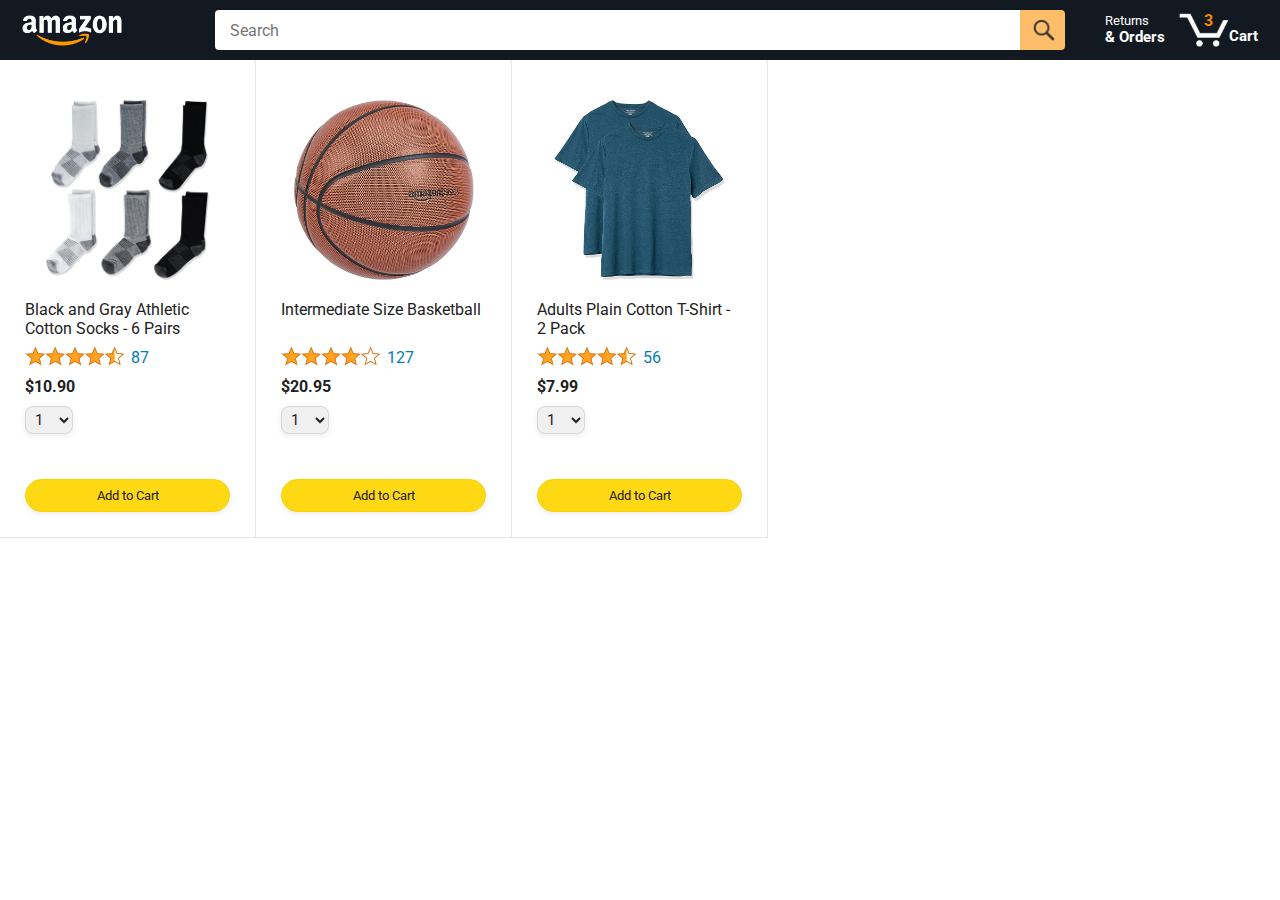
<file: index.html>
<!DOCTYPE html>
<html>
  <head>
    <title>Amazon Project</title>

    <!-- This code is needed for responsive design to work.
      (Responsive design = make the website look good on
      smaller screen sizes like a phone or a tablet). -->
    <meta name="viewport" content="width=device-width, initial-scale=1">

    <!-- Load a font called Roboto from Google Fonts. -->
    <link rel="preconnect" href="https://fonts.googleapis.com">
    <link rel="preconnect" href="https://fonts.gstatic.com" crossorigin>
    <link href="https://fonts.googleapis.com/css2?family=Roboto:wght@400;500;700&display=swap" rel="stylesheet">

    <!-- Here are the CSS files for this page. -->
    <link rel="stylesheet" href="styles/shared/general.css">
    <link rel="stylesheet" href="styles/shared/amazon-header.css">
    <link rel="stylesheet" href="styles/pages/amazon.css">
  </head>
  <body>
    <div class="amazon-header">
      <div class="amazon-header-left-section">
        <a href="index.html" class="header-link">
          <img class="amazon-logo"
            src="images/amazon-logo-white.png">
          <img class="amazon-mobile-logo"
            src="images/amazon-mobile-logo-white.png">
        </a>
      </div>

      <div class="amazon-header-middle-section">
        <input class="search-bar" type="text" placeholder="Search">

        <button class="search-button">
          <img class="search-icon" src="images/icons/search-icon.png">
        </button>
      </div>

      <div class="amazon-header-right-section">
        <a class="orders-link header-link" href="orders.html">
          <span class="returns-text">Returns</span>
          <span class="orders-text">& Orders</span>
        </a>

        <a class="cart-link header-link" href="checkout.html">
          <img class="cart-icon" src="images/icons/cart-icon.png">
          <div class="cart-quantity">3</div>
          <div class="cart-text">Cart</div>
        </a>
      </div>
    </div>
    
    <div class="main">
      <div class="products-grid">
        <div class="product-container">
          <div class="product-image-container">
            <img class="product-image"
              src="images/products/athletic-cotton-socks-6-pairs.jpg">
          </div>

          <div class="product-name limit-text-to-2-lines">
            Black and Gray Athletic Cotton Socks - 6 Pairs
          </div>

          <div class="product-rating-container">
            <img class="product-rating-stars"
              src="images/ratings/rating-45.png">
            <div class="product-rating-count link-primary">
              87
            </div>
          </div>

          <div class="product-price">
            $10.90
          </div>

          <div class="product-quantity-container">
            <select>
              <option selected value="1">1</option>
              <option value="2">2</option>
              <option value="3">3</option>
              <option value="4">4</option>
              <option value="5">5</option>
              <option value="6">6</option>
              <option value="7">7</option>
              <option value="8">8</option>
              <option value="9">9</option>
              <option value="10">10</option>
            </select>
          </div>

          <div class="product-spacer"></div>

          <div class="added-to-cart">
            <img src="images/icons/checkmark.png">
            Added
          </div>

          <button class="add-to-cart-button button-primary">
            Add to Cart
          </button>
        </div>

        <div class="product-container">
          <div class="product-image-container">
            <img class="product-image"
              src="images/products/intermediate-composite-basketball.jpg">
          </div>

          <div class="product-name limit-text-to-2-lines">
            Intermediate Size Basketball
          </div>

          <div class="product-rating-container">
            <img class="product-rating-stars"
              src="images/ratings/rating-40.png">
            <div class="product-rating-count link-primary">
              127
            </div>
          </div>

          <div class="product-price">
            $20.95
          </div>

          <div class="product-quantity-container">
            <select>
              <option selected value="1">1</option>
              <option value="2">2</option>
              <option value="3">3</option>
              <option value="4">4</option>
              <option value="5">5</option>
              <option value="6">6</option>
              <option value="7">7</option>
              <option value="8">8</option>
              <option value="9">9</option>
              <option value="10">10</option>
            </select>
          </div>

          <div class="product-spacer"></div>

          <div class="added-to-cart">
            <img src="images/icons/checkmark.png">
            Added
          </div>

          <button class="add-to-cart-button button-primary">
            Add to Cart
          </button>
        </div>

        <div class="product-container">
          <div class="product-image-container">
            <img class="product-image"
              src="images/products/adults-plain-cotton-tshirt-2-pack-teal.jpg">
          </div>

          <div class="product-name limit-text-to-2-lines">
            Adults Plain Cotton T-Shirt - 2 Pack
          </div>

          <div class="product-rating-container">
            <img class="product-rating-stars"
              src="images/ratings/rating-45.png">
            <div class="product-rating-count link-primary">
              56
            </div>
          </div>

          <div class="product-price">
            $7.99
          </div>

          <div class="product-quantity-container">
            <select>
              <option selected value="1">1</option>
              <option value="2">2</option>
              <option value="3">3</option>
              <option value="4">4</option>
              <option value="5">5</option>
              <option value="6">6</option>
              <option value="7">7</option>
              <option value="8">8</option>
              <option value="9">9</option>
              <option value="10">10</option>
            </select>
          </div>

          <div class="product-spacer"></div>

          <div class="added-to-cart">
            <img src="images/icons/checkmark.png">
            Added
          </div>

          <button class="add-to-cart-button button-primary">
            Add to Cart
          </button>
        </div>
      </div>
    </div>
  </body>
</html>
</file>
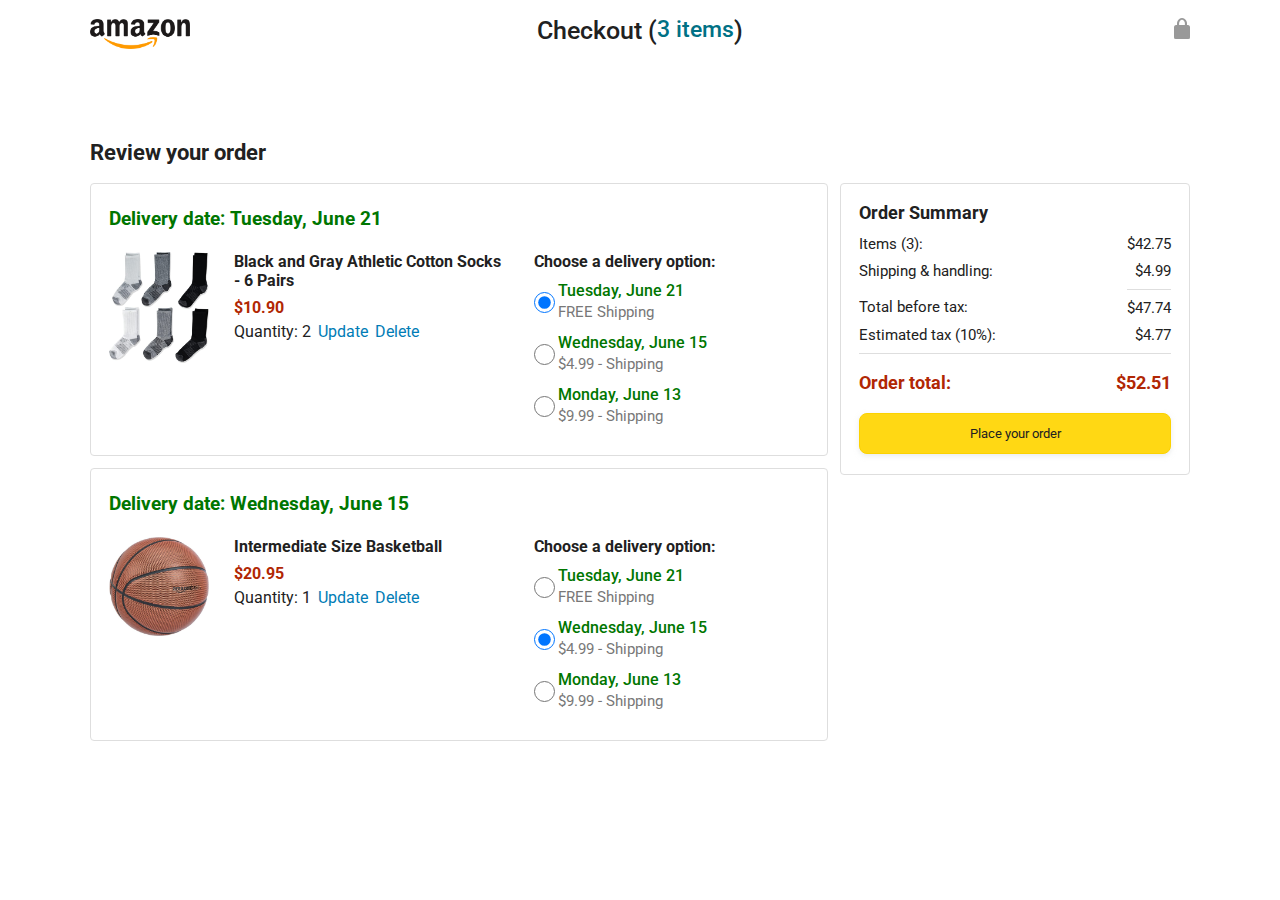
<file: checkout.html>
<!DOCTYPE html>
<html>
  <head>
    <title>Checkout</title>

    <!-- This code is needed for responsive design to work.
      (Responsive design = make the website look good on
      smaller screen sizes like a phone or a tablet). -->
    <meta name="viewport" content="width=device-width, initial-scale=1">

    <!-- Load a font called Roboto from Google Fonts. -->
    <link rel="preconnect" href="https://fonts.googleapis.com">
    <link rel="preconnect" href="https://fonts.gstatic.com" crossorigin>
    <link href="https://fonts.googleapis.com/css2?family=Roboto:wght@400;500;700&display=swap" rel="stylesheet">

    <!-- Here are the CSS files for this page. -->
    <link rel="stylesheet" href="styles/shared/general.css">
    <link rel="stylesheet" href="styles/pages/checkout/checkout-header.css">
    <link rel="stylesheet" href="styles/pages/checkout/checkout.css">
  </head>
  <body>
    <div class="checkout-header">
      <div class="header-content">
        <div class="checkout-header-left-section">
          <a href="index.html">
            <img class="amazon-logo" src="images/amazon-logo.png">
            <img class="amazon-mobile-logo" src="images/amazon-mobile-logo.png">
          </a>
        </div>

        <div class="checkout-header-middle-section">
          Checkout (<a class="return-to-home-link"
            href="index.html">3 items</a>)
        </div>

        <div class="checkout-header-right-section">
          <img src="images/icons/checkout-lock-icon.png">
        </div>
      </div>
    </div>

    <div class="main">
      <div class="page-title">Review your order</div>

      <div class="checkout-grid">
        <div class="order-summary">
          <div class="cart-item-container">
            <div class="delivery-date">
              Delivery date: Tuesday, June 21
            </div>

            <div class="cart-item-details-grid">
              <img class="product-image"
                src="images/products/athletic-cotton-socks-6-pairs.jpg">

              <div class="cart-item-details">
                <div class="product-name">
                  Black and Gray Athletic Cotton Socks - 6 Pairs
                </div>
                <div class="product-price">
                  $10.90
                </div>
                <div class="product-quantity">
                  <span>
                    Quantity: <span class="quantity-label">2</span>
                  </span>
                  <span class="update-quantity-link link-primary">
                    Update
                  </span>
                  <span class="delete-quantity-link link-primary">
                    Delete
                  </span>
                </div>
              </div>

              <div class="delivery-options">
                <div class="delivery-options-title">
                  Choose a delivery option:
                </div>
                <div class="delivery-option">
                  <input type="radio" checked
                    class="delivery-option-input"
                    name="delivery-option-1">
                  <div>
                    <div class="delivery-option-date">
                      Tuesday, June 21
                    </div>
                    <div class="delivery-option-price">
                      FREE Shipping
                    </div>
                  </div>
                </div>
                <div class="delivery-option">
                  <input type="radio"
                    class="delivery-option-input"
                    name="delivery-option-1">
                  <div>
                    <div class="delivery-option-date">
                      Wednesday, June 15
                    </div>
                    <div class="delivery-option-price">
                      $4.99 - Shipping
                    </div>
                  </div>
                </div>
                <div class="delivery-option">
                  <input type="radio"
                    class="delivery-option-input"
                    name="delivery-option-1">
                  <div>
                    <div class="delivery-option-date">
                      Monday, June 13
                    </div>
                    <div class="delivery-option-price">
                      $9.99 - Shipping
                    </div>
                  </div>
                </div>
              </div>
            </div>
          </div>

          <div class="cart-item-container">
            <div class="delivery-date">
              Delivery date: Wednesday, June 15
            </div>

            <div class="cart-item-details-grid">
              <img class="product-image"
                src="images/products/intermediate-composite-basketball.jpg">

              <div class="cart-item-details">
                <div class="product-name">
                  Intermediate Size Basketball
                </div>
                <div class="product-price">
                  $20.95
                </div>
                <div class="product-quantity">
                  <span>
                    Quantity: <span class="quantity-label">1</span>
                  </span>
                  <span class="update-quantity-link link-primary">
                    Update
                  </span>
                  <span class="delete-quantity-link link-primary">
                    Delete
                  </span>
                </div>
              </div>

              <div class="delivery-options">
                <div class="delivery-options-title">
                  Choose a delivery option:
                </div>

                <div class="delivery-option">
                  <input type="radio" class="delivery-option-input"
                    name="delivery-option-2">
                  <div>
                    <div class="delivery-option-date">
                      Tuesday, June 21
                    </div>
                    <div class="delivery-option-price">
                      FREE Shipping
                    </div>
                  </div>
                </div>
                <div class="delivery-option">
                  <input type="radio" checked class="delivery-option-input"
                    name="delivery-option-2">
                  <div>
                    <div class="delivery-option-date">
                      Wednesday, June 15
                    </div>
                    <div class="delivery-option-price">
                      $4.99 - Shipping
                    </div>
                  </div>
                </div>
                <div class="delivery-option">
                  <input type="radio" class="delivery-option-input"
                    name="delivery-option-2">
                  <div>
                    <div class="delivery-option-date">
                      Monday, June 13
                    </div>
                    <div class="delivery-option-price">
                      $9.99 - Shipping
                    </div>
                  </div>
                </div>
              </div>
            </div>
          </div>
        </div>

        <div class="payment-summary">
          <div class="payment-summary-title">
            Order Summary
          </div>

          <div class="payment-summary-row">
            <div>Items (3):</div>
            <div class="payment-summary-money">$42.75</div>
          </div>

          <div class="payment-summary-row">
            <div>Shipping &amp; handling:</div>
            <div class="payment-summary-money">$4.99</div>
          </div>

          <div class="payment-summary-row subtotal-row">
            <div>Total before tax:</div>
            <div class="payment-summary-money">$47.74</div>
          </div>

          <div class="payment-summary-row">
            <div>Estimated tax (10%):</div>
            <div class="payment-summary-money">$4.77</div>
          </div>

          <div class="payment-summary-row total-row">
            <div>Order total:</div>
            <div class="payment-summary-money">$52.51</div>
          </div>

          <button class="place-order-button button-primary">
            Place your order
          </button>
        </div>
      </div>
    </div>
  </body>
</html>
</file>
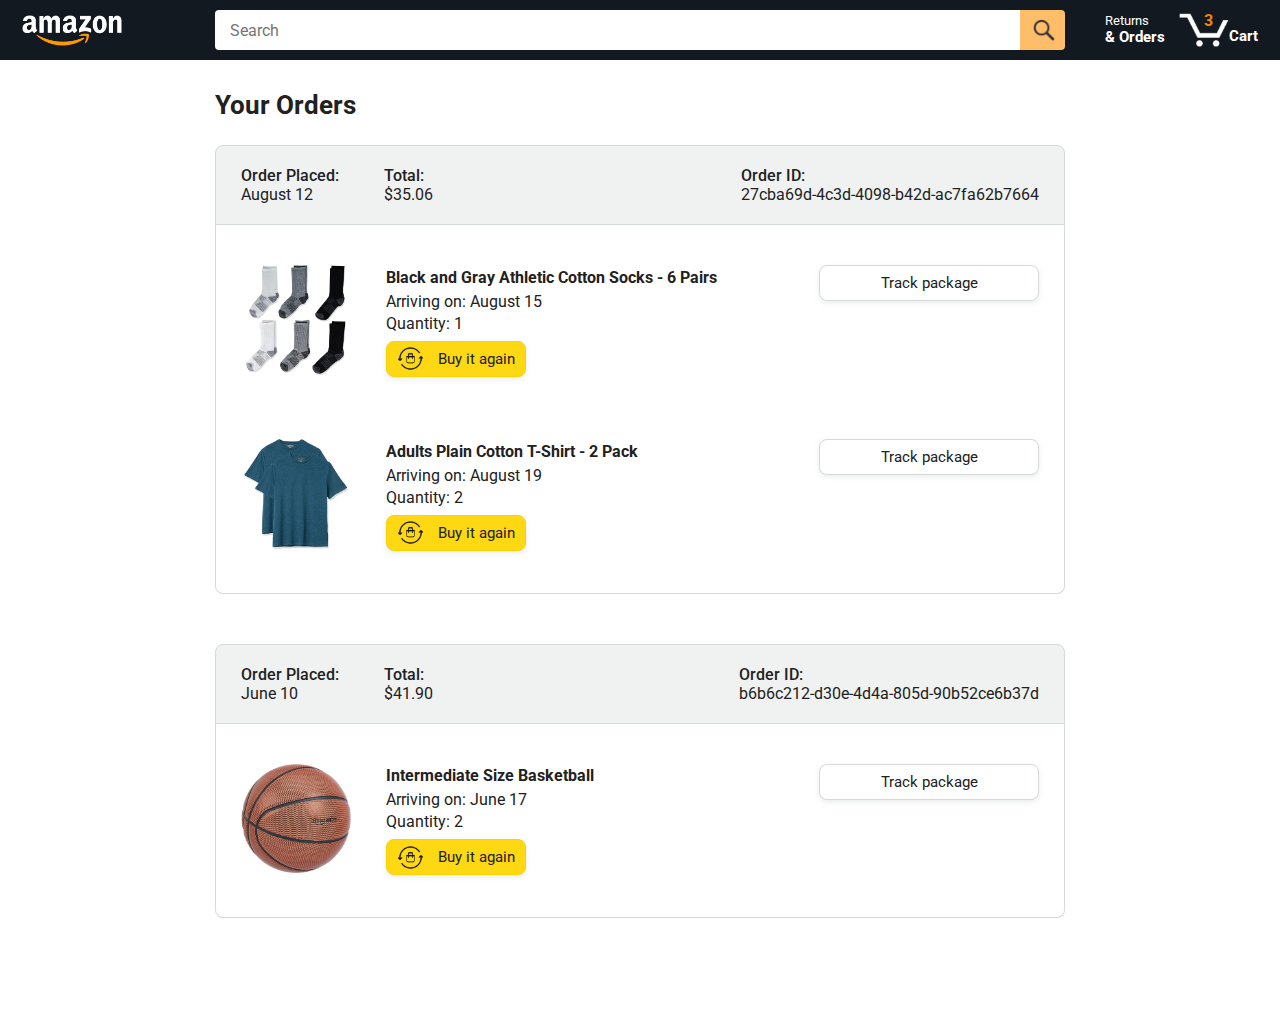
<file: orders.html>
<!DOCTYPE html>
<html>
  <head>
    <title>Orders</title>

    <!-- This code is needed for responsive design to work.
      (Responsive design = make the website look good on
      smaller screen sizes like a phone or a tablet). -->
    <meta name="viewport" content="width=device-width, initial-scale=1">

    <!-- Load a font called Roboto from Google Fonts. -->
    <link rel="preconnect" href="https://fonts.googleapis.com">
    <link rel="preconnect" href="https://fonts.gstatic.com" crossorigin>
    <link href="https://fonts.googleapis.com/css2?family=Roboto:wght@400;500;700&display=swap" rel="stylesheet">

    <!-- Here are the CSS files for this page. -->
    <link rel="stylesheet" href="styles/shared/general.css">
    <link rel="stylesheet" href="styles/shared/amazon-header.css">
    <link rel="stylesheet" href="styles/pages/orders.css">
  </head>
  <body>
    <div class="amazon-header">
      <div class="amazon-header-left-section">
        <a href="amazon.html" class="header-link">
          <img class="amazon-logo"
            src="images/amazon-logo-white.png">
          <img class="amazon-mobile-logo"
            src="images/amazon-mobile-logo-white.png">
        </a>
      </div>

      <div class="amazon-header-middle-section">
        <input class="search-bar" type="text" placeholder="Search">

        <button class="search-button">
          <img class="search-icon" src="images/icons/search-icon.png">
        </button>
      </div>

      <div class="amazon-header-right-section">
        <a class="orders-link header-link" href="orders.html">
          <span class="returns-text">Returns</span>
          <span class="orders-text">& Orders</span>
        </a>

        <a class="cart-link header-link" href="checkout.html">
          <img class="cart-icon" src="images/icons/cart-icon.png">
          <div class="cart-quantity">3</div>
          <div class="cart-text">Cart</div>
        </a>
      </div>
    </div>

    <div class="main">
      <div class="page-title">Your Orders</div>

      <div class="orders-grid">
        <div class="order-container">
          
          <div class="order-header">
            <div class="order-header-left-section">
              <div class="order-date">
                <div class="order-header-label">Order Placed:</div>
                <div>August 12</div>
              </div>
              <div class="order-total">
                <div class="order-header-label">Total:</div>
                <div>$35.06</div>
              </div>
            </div>

            <div class="order-header-right-section">
              <div class="order-header-label">Order ID:</div>
              <div>27cba69d-4c3d-4098-b42d-ac7fa62b7664</div>
            </div>
          </div>

          <div class="order-details-grid">
            <div class="product-image-container">
              <img src="images/products/athletic-cotton-socks-6-pairs.jpg">
            </div>

            <div class="product-details">
              <div class="product-name">
                Black and Gray Athletic Cotton Socks - 6 Pairs
              </div>
              <div class="product-delivery-date">
                Arriving on: August 15
              </div>
              <div class="product-quantity">
                Quantity: 1
              </div>
              <button class="buy-again-button button-primary">
                <img class="buy-again-icon" src="images/icons/buy-again.png">
                <span class="buy-again-message">Buy it again</span>
              </button>
            </div>

            <div class="product-actions">
              <a href="tracking.html">
                <button class="track-package-button button-secondary">
                  Track package
                </button>
              </a>
            </div>

            <div class="product-image-container">
              <img src="images/products/adults-plain-cotton-tshirt-2-pack-teal.jpg">
            </div>

            <div class="product-details">
              <div class="product-name">
                Adults Plain Cotton T-Shirt - 2 Pack
              </div>
              <div class="product-delivery-date">
                Arriving on: August 19
              </div>
              <div class="product-quantity">
                Quantity: 2
              </div>
              <button class="buy-again-button button-primary">
                <img class="buy-again-icon" src="images/icons/buy-again.png">
                <span class="buy-again-message">Buy it again</span>
              </button>
            </div>

            <div class="product-actions">
              <a href="tracking.html">
                <button class="track-package-button button-secondary">
                  Track package
                </button>
              </a>
            </div>
          </div>
        </div>

        <div class="order-container">

          <div class="order-header">
            <div class="order-header-left-section">
              <div class="order-date">
                <div class="order-header-label">Order Placed:</div>
                <div>June 10</div>
              </div>
              <div class="order-total">
                <div class="order-header-label">Total:</div>
                <div>$41.90</div>
              </div>
            </div>

            <div class="order-header-right-section">
              <div class="order-header-label">Order ID:</div>
              <div>b6b6c212-d30e-4d4a-805d-90b52ce6b37d</div>
            </div>
          </div>

          <div class="order-details-grid">
            <div class="product-image-container">
              <img src="images/products/intermediate-composite-basketball.jpg">
            </div>

            <div class="product-details">
              <div class="product-name">
                Intermediate Size Basketball
              </div>
              <div class="product-delivery-date">
                Arriving on: June 17
              </div>
              <div class="product-quantity">
                Quantity: 2
              </div>
              <button class="buy-again-button button-primary">
                <img class="buy-again-icon" src="images/icons/buy-again.png">
                <span class="buy-again-message">Buy it again</span>
              </button>
            </div>

            <div class="product-actions">
              <a href="tracking.html">
                <button class="track-package-button button-secondary">
                  Track package
                </button>
              </a>
            </div>
          </div>
        </div>
      </div>
    </div>
  </body>
</html>
</file>
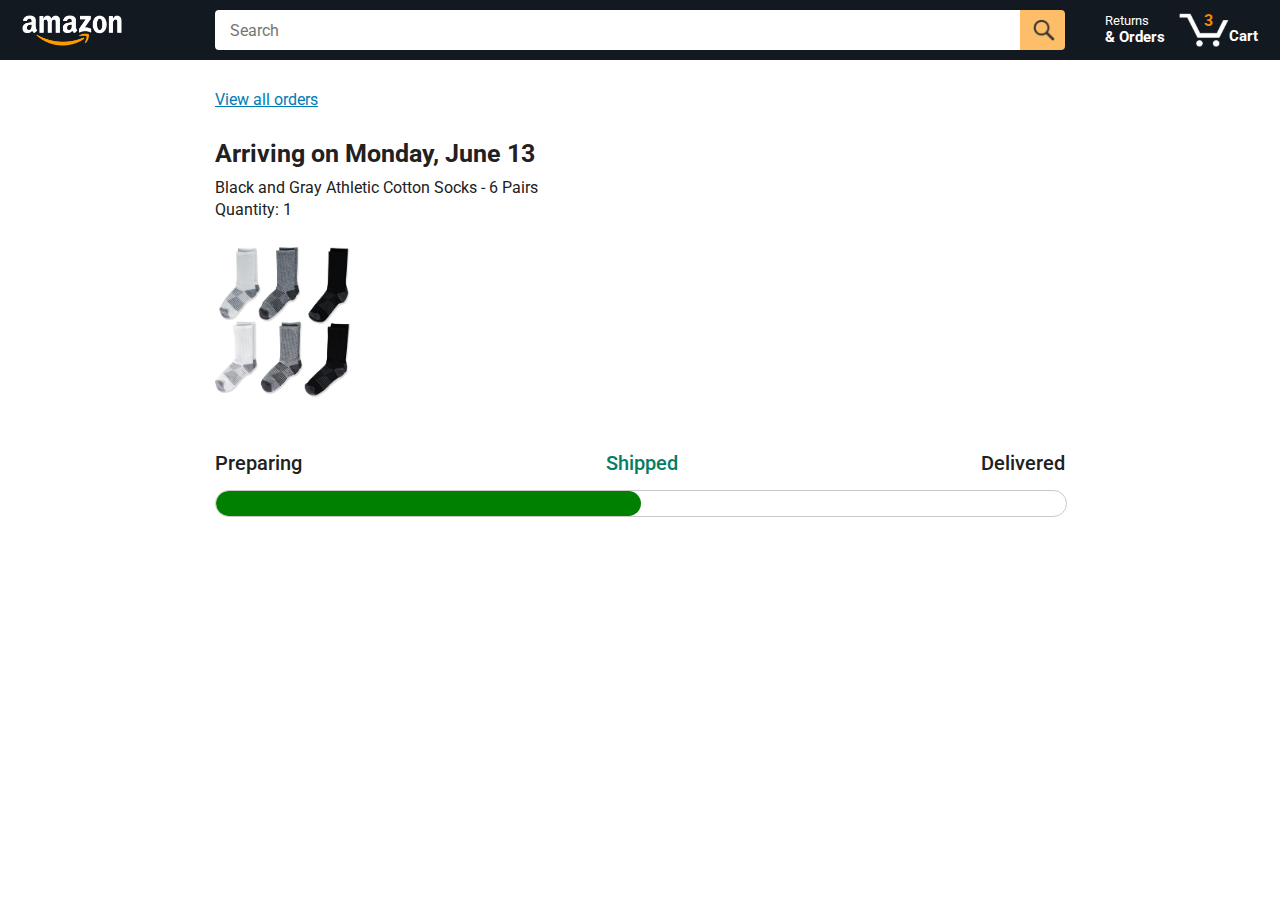
<file: tracking.html>
<!DOCTYPE html>
<html>
  <head>
    <title>Tracking</title>

    <!-- This code is needed for responsive design to work.
      (Responsive design = make the website look good on
      smaller screen sizes like a phone or a tablet). -->
    <meta name="viewport" content="width=device-width, initial-scale=1">

    <!-- Load a font called Roboto from Google Fonts. -->
    <link rel="preconnect" href="https://fonts.googleapis.com">
    <link rel="preconnect" href="https://fonts.gstatic.com" crossorigin>
    <link href="https://fonts.googleapis.com/css2?family=Roboto:wght@400;500;700&display=swap" rel="stylesheet">

    <!-- Here are the CSS files for this page. -->
    <link rel="stylesheet" href="styles/shared/general.css">
    <link rel="stylesheet" href="styles/shared/amazon-header.css">
    <link rel="stylesheet" href="styles/pages/tracking.css">
  </head>
  <body>
    <div class="amazon-header">
      <div class="amazon-header-left-section">
        <a href="index.html" class="header-link">
          <img class="amazon-logo"
            src="images/amazon-logo-white.png">
          <img class="amazon-mobile-logo"
            src="images/amazon-mobile-logo-white.png">
        </a>
      </div>

      <div class="amazon-header-middle-section">
        <input class="search-bar" type="text" placeholder="Search">

        <button class="search-button">
          <img class="search-icon" src="images/icons/search-icon.png">
        </button>
      </div>

      <div class="amazon-header-right-section">
        <a class="orders-link header-link" href="orders.html">
          <span class="returns-text">Returns</span>
          <span class="orders-text">& Orders</span>
        </a>

        <a class="cart-link header-link" href="checkout.html">
          <img class="cart-icon" src="images/icons/cart-icon.png">
          <div class="cart-quantity">3</div>
          <div class="cart-text">Cart</div>
        </a>
      </div>
    </div>

    <div class="main">
      <div class="order-tracking">
        <a class="back-to-orders-link link-primary" href="orders.html">
          View all orders
        </a>

        <div class="delivery-date">
          Arriving on Monday, June 13
        </div>

        <div class="product-info">
          Black and Gray Athletic Cotton Socks - 6 Pairs
        </div>

        <div class="product-info">
          Quantity: 1
        </div>

        <img class="product-image" src="images/products/athletic-cotton-socks-6-pairs.jpg">

        <div class="progress-labels-container">
          <div class="progress-label">
            Preparing
          </div>
          <div class="progress-label current-status">
            Shipped
          </div>
          <div class="progress-label">
            Delivered
          </div>
        </div>

        <div class="progress-bar-container">
          <div class="progress-bar"></div>
        </div>
      </div>
    </div>
  </body>
</html>
</file>
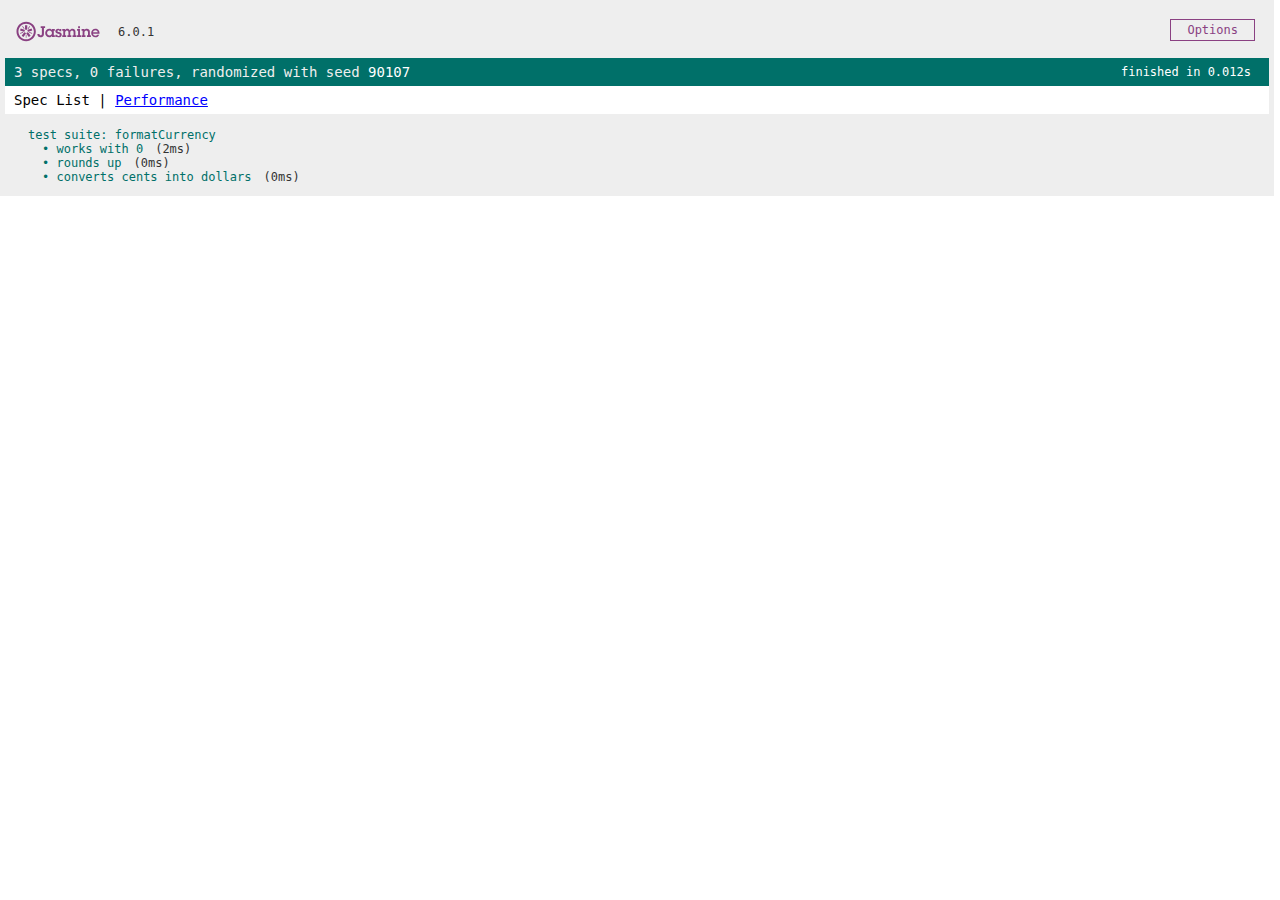
<file: tests-jasmine/SpecRunner.html>
<!DOCTYPE html>
<html>
<head>
  <meta charset="utf-8">
  <title>Jasmine Spec Runner v6.0.1</title>

  <link rel="shortcut icon" type="image/png" href="lib/jasmine-6.0.1/jasmine_favicon.png">
  <link rel="stylesheet" href="lib/jasmine-6.0.1/jasmine.css">

  <script src="lib/jasmine-6.0.1/jasmine.js"></script>
  <script src="lib/jasmine-6.0.1/jasmine-html.js"></script>
  <script src="lib/jasmine-6.0.1/boot0.js"></script>
  <!-- optional: include a file here that configures the Jasmine env -->
  <script src="lib/jasmine-6.0.1/boot1.js"></script>

  <script src="moneyTests.js" type="module"></script>
</head>

<body>
</body>
</html>
</file>
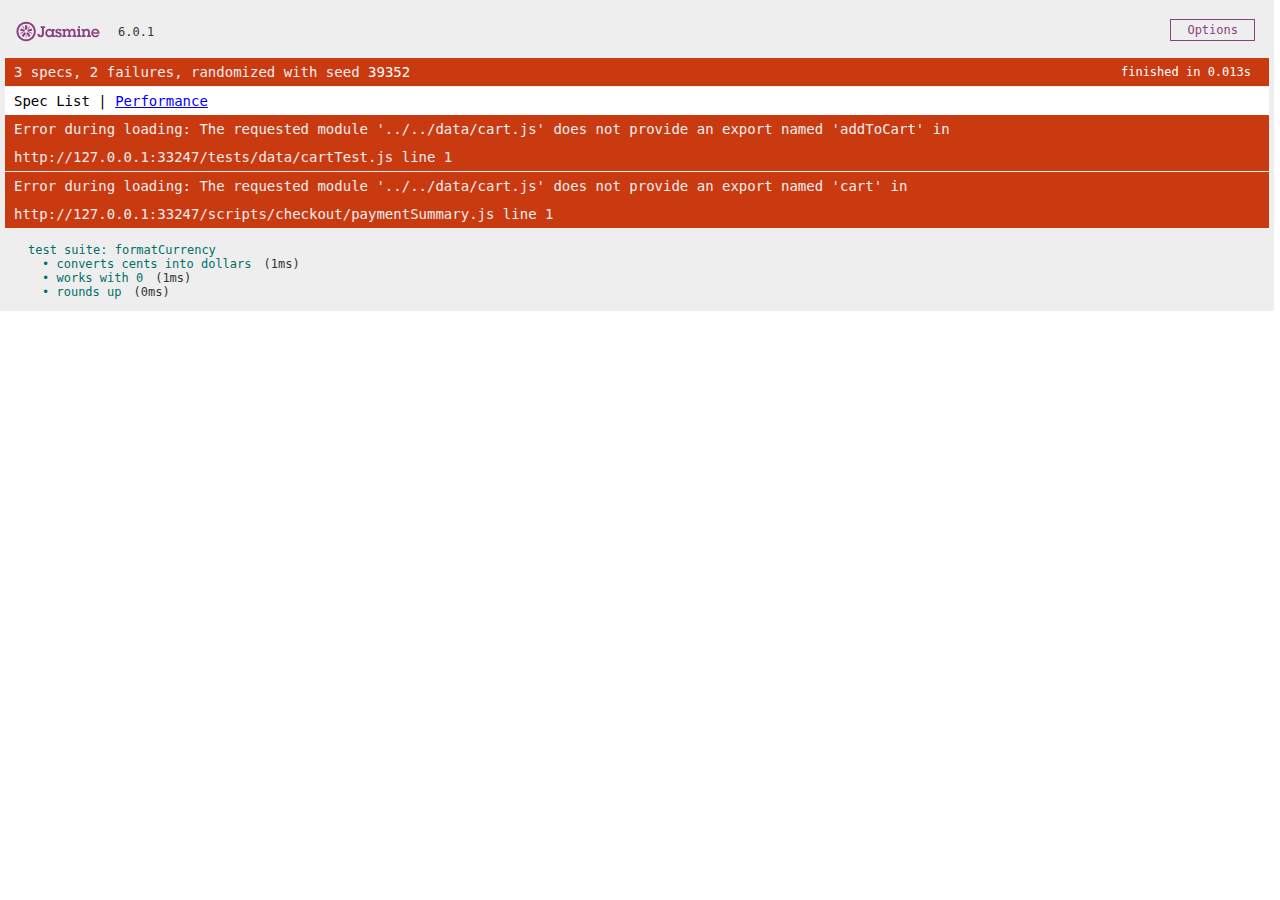
<file: tests/SpecRunner.html>
<!DOCTYPE html>
<html>
<head>
  <meta charset="utf-8">
  <title>Jasmine Spec Runner v6.0.1</title>

  <link rel="shortcut icon" type="image/png" href="lib/jasmine-6.0.1/jasmine_favicon.png">
  <link rel="stylesheet" href="lib/jasmine-6.0.1/jasmine.css">

  <script src="lib/jasmine-6.0.1/jasmine.js"></script>
  <script src="lib/jasmine-6.0.1/jasmine-html.js"></script>
  <script src="lib/jasmine-6.0.1/boot0.js"></script>
  <!-- optional: include a file here that configures the Jasmine env -->
  <script src="lib/jasmine-6.0.1/boot1.js"></script>

  <script src="utils/moneyTests.js" type="module"></script>
  <script src="data/cartTest.js" type="module"></script>
  <script src="checkout/orderSummaryTests.js" type="module"></script>
</head>

<body>
  <div class="test-container"></div>
</body>
</html>
</file>
<file: styles/shared/general.css>
body {
  font-family: Roboto, Arial;
  color: rgb(33, 33, 33);
  /* The <body> element has a default margin of 8px
     on all sides. This removes the default margins. */
  margin: 0;
}

/* <p> elements have a default margin on the top
   and bottom. This removes the default margins. */
p {
  margin: 0;
}

button {
  cursor: pointer;
}

select {
  cursor: pointer;
}

input, select, button {
  font-family: Roboto, Arial;
}

.button-primary {
  color: rgb(33, 33, 33);
  background-color: rgb(255, 216, 20);
  border: 1px solid rgb(252, 210, 0);
  border-radius: 8px;
  cursor: pointer;
  box-shadow: 0 2px 5px rgba(213, 217, 217, 0.5);
}

.button-primary:hover {
  background-color: rgb(247, 202, 0);
  border: 1px solid rgb(242, 194, 0);
}

.button-primary:active {
  background: rgb(255, 216, 20);
  border-color: rgb(252, 210, 0);
  box-shadow: none;
}

.button-secondary {
  color: rgb(33, 33, 33);
  background: white;
  border: 1px solid rgb(213, 217, 217);
  border-radius: 8px;
  cursor: pointer;
  box-shadow: 0 2px 5px rgba(213, 217, 217, 0.5);
}

.button-secondary:hover {
  background-color: rgb(247, 250, 250);
}

.button-secondary:active {
  background-color: rgb(237, 253, 255);
  box-shadow: none;
}

/* These styles will limit text to 2 lines. Anything
   beyond 2 lines will be replaced with "..."
   You can find this code by using an A.I. tool or by
   searching in Google.
   https://css-tricks.com/almanac/properties/l/line-clamp/ */
.limit-text-to-2-lines {
  display: -webkit-box;
  -webkit-line-clamp: 2;
  -webkit-box-orient: vertical;
  overflow: hidden;
}

.link-primary {
  color: rgb(1, 124, 182);
  cursor: pointer;
}

.link-primary:hover {
  color: rgb(196, 80, 0);
}

/* Styles for dropdown selectors. */
select {
  color: rgb(33, 33, 33);
  background-color: rgb(240, 240, 240);
  border: 1px solid rgb(213, 217, 217);
  border-radius: 8px;
  padding: 3px 5px;
  font-size: 15px;
  cursor: pointer;
  box-shadow: 0 2px 5px rgba(213, 217, 217, 0.5);
}

select:focus,
input:focus {
  outline: 2px solid rgb(255, 153, 0);
}
</file>
<file: styles/shared/amazon-header.css>
.amazon-header {
  background-color: rgb(19, 25, 33);
  color: white;
  padding-left: 15px;
  padding-right: 15px;

  display: flex;
  align-items: center;
  justify-content: space-between;

  position: fixed;
  top: 0;
  left: 0;
  right: 0;
  height: 60px;
}

.amazon-header-left-section {
  width: 180px;
}

@media (max-width: 800px) {
  .amazon-header-left-section {
    width: unset;
  }
}

.header-link {
  display: inline-block;
  padding: 6px;
  border-radius: 2px;
  cursor: pointer;
  text-decoration: none;
  border: 1px solid rgba(0, 0, 0, 0);
}

.header-link:hover {
  border: 1px solid white;
}

.amazon-logo {
  width: 100px;
  margin-top: 5px;
}

.amazon-mobile-logo {
  display: none;
}

@media (max-width: 575px) {
  .amazon-logo {
    display: none;
  }

  .amazon-mobile-logo {
    display: block;
    height: 35px;
    margin-top: 5px;
  }
}

.amazon-header-middle-section {
  flex: 1;
  max-width: 850px;
  margin-left: 10px;
  margin-right: 10px;
  display: flex;
}

.search-bar {
  flex: 1;
  width: 0;
  font-size: 16px;
  height: 38px;
  padding-left: 15px;
  border: none;
  border-top-left-radius: 4px;
  border-bottom-left-radius: 4px;
  border-top-right-radius: 0;
  border-bottom-right-radius: 0;
}

.search-button {
  background-color: rgb(254, 189, 105);
  border: none;
  width: 45px;
  height: 40px;
  border-top-right-radius: 4px;
  border-bottom-right-radius: 4px;
  flex-shrink: 0;
}

.search-icon {
  height: 22px;
  margin-left: 2px;
  margin-top: 3px;
}

.amazon-header-right-section {
  width: 180px;
  flex-shrink: 0;
  display: flex;
  justify-content: end;
}

.orders-link {
  color: white;
}

.returns-text {
  display: block;
  font-size: 13px;
}

.orders-text {
  display: block;
  font-size: 15px;
  font-weight: 700;
}

.cart-link {
  color: white;
  display: flex;
  align-items: center;
  position: relative;
}

.cart-icon {
  width: 50px;
}

.cart-text {
  margin-top: 12px;
  font-size: 15px;
  font-weight: 700;
}

.cart-quantity {
  color: rgb(240, 136, 4);
  font-size: 16px;
  font-weight: 700;

  position: absolute;
  top: 4px;
  left: 22px;
  
  width: 26px;
  text-align: center;
}
</file>
<file: styles/pages/amazon.css>
.main {
  margin-top: 60px;
}

.products-grid {
  display: grid;

  /* - In CSS Grid, 1fr means a column will take up the
       remaining space in the grid.
     - If we write 1fr 1fr ... 1fr; 8 times, this will
       divide the grid into 8 columns, each taking up an
       equal amount of the space.
     - repeat(8, 1fr); is a shortcut for repeating "1fr"
       8 times (instead of typing out "1fr" 8 times).
       repeat(...) is a special property that works with
       display: grid; */
  grid-template-columns: repeat(8, 1fr);
}

/* @media is used to create responsive design (making the
   website look good on any screen size). This @media
   means when the screen width is 2000px or less, we
   will divide the grid into 7 columns instead of 8. */
@media (max-width: 2000px) {
  .products-grid {
    grid-template-columns: repeat(7, 1fr);
  }
}

/* This @media means when the screen width is 1600px or
   less, we will divide the grid into 6 columns. */
@media (max-width: 1600px) {
  .products-grid {
    grid-template-columns: repeat(6, 1fr);
  }
}

@media (max-width: 1300px) {
  .products-grid {
    grid-template-columns: repeat(5, 1fr);
  }
}

@media (max-width: 1000px) {
  .products-grid {
    grid-template-columns: repeat(4, 1fr);
  }
}

@media (max-width: 800px) {
  .products-grid {
    grid-template-columns: repeat(3, 1fr);
  }
}

@media (max-width: 575px) {
  .products-grid {
    grid-template-columns: repeat(2, 1fr);
  }
}

@media (max-width: 450px) {
  .products-grid {
    grid-template-columns: 1fr;
  }
}

.product-container {
  padding-top: 40px;
  padding-bottom: 25px;
  padding-left: 25px;
  padding-right: 25px;

  border-right: 1px solid rgb(231, 231, 231);
  border-bottom: 1px solid rgb(231, 231, 231);

  display: flex;
  flex-direction: column;
}

.product-image-container {
  display: flex;
  justify-content: center;
  align-items: center;

  height: 180px;
  margin-bottom: 20px;
}

.product-image {
  /* Images will overflow their container by default. To
    prevent this, we set max-width and max-height to 100%
    so they stay inside their container. */
  max-width: 100%;
  max-height: 100%;
}

.product-name {
  height: 40px;
  margin-bottom: 5px;
}

.product-rating-container {
  display: flex;
  align-items: center;
  margin-bottom: 10px;
}

.product-rating-stars {
  width: 100px;
  margin-right: 6px;
}

.product-rating-count {
  color: rgb(1, 124, 182);
  cursor: pointer;
  margin-top: 3px;
}

.product-price {
  font-weight: 700;
  margin-bottom: 10px;
}

.product-quantity-container {
  margin-bottom: 17px;
}

.product-spacer {
  flex: 1;
}

.added-to-cart {
  color: rgb(6, 125, 98);
  font-size: 16px;

  display: flex;
  align-items: center;
  margin-bottom: 8px;

  /* At first, the "Added to cart" message will
     be invisible. Use JavaScript to change the
     opacity and make it visible. */
  opacity: 0;
}

.added-to-cart img {
  height: 20px;
  margin-right: 5px;
}

.add-to-cart-button {
  width: 100%;
  padding: 8px;
  border-radius: 50px;
}
</file>
<file: styles/pages/checkout/checkout-header.css>
.checkout-header {
  height: 60px;
  padding-left: 30px;
  padding-right: 30px;
  background-color: white;

  display: flex;
  justify-content: center;

  position: fixed;
  top: 0;
  left: 0;
  right: 0;
  z-index: 1000;
}

.header-content {
  width: 100%;
  max-width: 1100px;

  display: flex;
  align-items: center;
}

.checkout-header-left-section {
  width: 150px;
}

.amazon-logo {
  width: 100px;
  margin-top: 12px;
}

.amazon-mobile-logo {
  display: none;
}

/* @media is used to create responsive design (making the
   website look good on any screen size). This @media
   means when the screen width is 575px or less, different
   styles (inside the {...}) will be applied. */
@media (max-width: 575px) {
  .checkout-header-left-section {
    width: auto;
  }

  .amazon-logo {
    display: none;
  }

  .amazon-mobile-logo {
    display: inline-block;
    height: 35px;
    margin-top: 5px;
  }
}

.checkout-header-middle-section {
  flex: 1;
  flex-shrink: 0;
  text-align: center;

  font-size: 25px;
  font-weight: 500;

  display: flex;
  justify-content: center;
}

.return-to-home-link {
  color: rgb(0, 113, 133);
  font-size: 23px;
  text-decoration: none;
  cursor: pointer;
}

@media (max-width: 1000px) {
  .checkout-header-middle-section {
    font-size: 20px;
    margin-right: 60px;
  }

  .return-to-home-link {
    font-size: 18px;
  }
}

@media (max-width: 575px) {
  .checkout-header-middle-section {
    margin-right: 5px;
  }
}

.checkout-header-right-section {
  text-align: right;
  width: 150px;
}

@media (max-width: 1000px) {
  .checkout-header-right-section {
    width: auto;
  }
}
</file>
<file: styles/pages/checkout/checkout.css>
.main {
  max-width: 1100px;
  padding-left: 30px;
  padding-right: 30px;

  margin-top: 140px;
  margin-bottom: 100px;

  /* margin-left: auto;
     margin-right auto;
     Is a trick for centering an element horizontally
     without needing a container. */
  margin-left: auto;
  margin-right: auto;
}

.page-title {
  font-weight: 700;
  font-size: 22px;
  margin-bottom: 18px;
}

.checkout-grid {
  display: grid;
  /* Here, 1fr means the first column will take
     up the remaining space in the grid. */
  grid-template-columns: 1fr 350px;
  column-gap: 12px;

  /* Use align-items: start; to prevent the elements
     in the grid from stretching vertically. */
  align-items: start;
}

@media (max-width: 1000px) {
  .main {
    max-width: 500px;
  }

  .checkout-grid {
    grid-template-columns: 1fr;
  }
}

.cart-item-container,
.payment-summary {
  border: 1px solid rgb(222, 222, 222);
  border-radius: 4px;
  padding: 18px;
}

.cart-item-container {
  margin-bottom: 12px;
}

.payment-summary {
  padding-bottom: 5px;
}

@media (max-width: 1000px) {
  .payment-summary {
    /* grid-row: 1 means this element will be placed into row
      1 in the grid. (Normally, the row that an element is
      placed in is determined by the order of the elements in
      the HTML. grid-row overrides this default ordering). */
    grid-row: 1;
    margin-bottom: 12px;
  }
}

.delivery-date {
  color: rgb(0, 118, 0);
  font-weight: 700;
  font-size: 19px;
  margin-top: 5px;
  margin-bottom: 22px;
}

.cart-item-details-grid {
  display: grid;
  /* 100px 1fr 1fr; means the 2nd and 3rd column will
     take up half the remaining space in the grid
     (they will divide up the remaining space evenly). */
  grid-template-columns: 100px 1fr 1fr;
  column-gap: 25px;
}

@media (max-width: 1000px) {
  .cart-item-details-grid {
    grid-template-columns: 100px 1fr;
    row-gap: 30px;
  }
}

.product-image {
  max-width: 100%;
  max-height: 120px;

  /* margin-left: auto;
     margin-right auto;
     Is a trick for centering an element horizontally
     without needing a container. */
  margin-left: auto;
  margin-right: auto;
}

.product-name {
  font-weight: 700;
  margin-bottom: 8px;
}

.product-price {
  color: rgb(177, 39, 4);
  font-weight: 700;
  margin-bottom: 5px;
}

.product-quantity .link-primary {
  margin-left: 3px;
}

@media (max-width: 1000px) {
  .delivery-options {
    /* grid-column: 1 means this element will be placed
       in column 1 in the grid. (Normally, the column that
       an element is placed in is determined by the order
       of the elements in the HTML. grid-column overrides
       this default ordering).
       
       / span 2 means this element will take up 2 columns
       in the grid (Normally, each element takes up 1
       column in the grid). */
    grid-column: 1 / span 2;
  }
}

.delivery-options-title {
  font-weight: 700;
  margin-bottom: 10px;
}

.delivery-option {
  display: grid;
  grid-template-columns: 24px 1fr;
  margin-bottom: 12px;
  cursor: pointer;
}

.delivery-option-input {
  margin-left: 0px;
  cursor: pointer;
}

.delivery-option-date {
  color: rgb(0, 118, 0);
  font-weight: 500;
  margin-bottom: 3px;
}

.delivery-option-price {
  color: rgb(120, 120, 120);
  font-size: 15px;
}

.payment-summary-title {
  font-weight: 700;
  font-size: 18px;
  margin-bottom: 12px;
}

.payment-summary-row {
  display: grid;
  /* 1fr auto; means the width of the 2nd column will be
     determined by the elements inside the column (auto).
     The 1st column will take up the remaining space. */
  grid-template-columns: 1fr auto;

  font-size: 15px;
  margin-bottom: 9px;
}

.payment-summary-money {
  text-align: right;
}

.subtotal-row .payment-summary-money {
  border-top: 1px solid rgb(222, 222, 222);
}

.subtotal-row div {
  padding-top: 9px;
}

.total-row {
  color: rgb(177, 39, 4);
  font-weight: 700;
  font-size: 18px;

  border-top: 1px solid rgb(222, 222, 222);
  padding-top: 18px;
}

.place-order-button {
  width: 100%;
  padding-top: 12px;
  padding-bottom: 12px;
  border-radius: 8px;

  margin-top: 11px;
  margin-bottom: 15px;
}
</file>
<file: styles/pages/orders.css>
.main {
  max-width: 850px;
  margin-top: 90px;
  margin-bottom: 100px;
  padding-left: 20px;
  padding-right: 20px;

  /* margin-left: auto;
     margin-right auto;
     Is a trick for centering an element horizontally
     without needing a container. */
  margin-left: auto;
  margin-right: auto;
}

.page-title {
  font-weight: 700;
  font-size: 26px;
  margin-bottom: 25px;
}

.orders-grid {
  display: grid;
  grid-template-columns: 1fr;
  row-gap: 50px;
}

.order-header {
  background-color: rgb(240, 242, 242);
  border: 1px solid rgb(213, 217, 217);

  display: flex;
  align-items: center;
  justify-content: space-between;

  padding: 20px 25px;
  border-top-left-radius: 8px;
  border-top-right-radius: 8px;
}

.order-header-left-section {
  display: flex;
  flex-shrink: 0;
}

.order-header-label {
  font-weight: 500;
}

.order-date,
.order-total {
  margin-right: 45px;
}

.order-header-right-section {
  flex-shrink: 1;
}

@media (max-width: 575px) {
  .order-header {
    flex-direction: column;
    align-items: start;
    line-height: 23px;
    padding: 15px;
  }

  .order-header-left-section {
    flex-direction: column;
  }

  .order-header-label {
    margin-right: 5px;
  }

  .order-date,
  .order-total {
    display: grid;
    grid-template-columns: auto 1fr;
    margin-right: 0;
  }

  .order-header-right-section {
    display: grid;
    grid-template-columns: auto 1fr;
  }
}

.order-details-grid {
  padding: 40px 25px;
  border: 1px solid rgb(213, 217, 217);
  border-top: none;
  border-bottom-left-radius: 8px;
  border-bottom-right-radius: 8px;

  display: grid;
  grid-template-columns: 110px 1fr 220px;
  column-gap: 35px;
  row-gap: 60px;
  align-items: center;
}

@media (max-width: 800px) {
  .order-details-grid {
    grid-template-columns: 110px 1fr;
    row-gap: 0;
    padding-bottom: 8px;
  }
}

@media (max-width: 450px) {
  .order-details-grid {
    grid-template-columns: 1fr;
  }
}

.product-image-container {
  text-align: center;
}

.product-image-container img {
  max-width: 110px;
  max-height: 110px;
}

.product-name {
  font-weight: 700;
  margin-bottom: 5px;
}

.product-delivery-date {
  margin-bottom: 3px;
}

.product-quantity {
  margin-bottom: 8px;
}

.buy-again-button {
  font-size: 15px;
  width: 140px;
  height: 36px;
  border-radius: 8px;

  display: flex;
  align-items: center;
  justify-content: center;
}

.buy-again-icon {
  width: 25px;
  margin-right: 15px;
}

.product-actions {
  align-self: start;
}

.track-package-button {
  width: 100%;
  font-size: 15px;
  padding: 8px;
}

@media (max-width: 800px) {
  .buy-again-button {
    margin-bottom: 10px;
  }

  .product-actions {
    /* grid-column: 2 means this element will be placed
       in column 2 in the grid. (Normally, the column that
       an element is placed in is determined by the order
       of the elements in the HTML. grid-column overrides
       this default ordering). */
    grid-column: 2;
    margin-bottom: 30px;
  }

  .track-package-button {
    width: 140px;
  }
}

@media (max-width: 450px) {
  .product-image-container {
    text-align: center;
    margin-bottom: 25px;
  }

  .product-image-container img {
    max-width: 150px;
    max-height: 150px;
  }

  .product-name {
    margin-bottom: 10px;
  }

  .product-quantity {
    margin-bottom: 15px;
  }

  .buy-again-button {
    width: 100%;
    margin-bottom: 15px;
  }

  .product-actions {
    /* grid-column: auto; undos grid-column: 2; from above.
       This element will now be placed in its normal column
       in the grid. */
    grid-column: auto;
    margin-bottom: 70px;
  }

  .track-package-button {
    width: 100%;
    padding: 12px;
  }
}
</file>
<file: styles/pages/tracking.css>
.main {
  max-width: 850px;
  margin-top: 90px;
  margin-bottom: 100px;
  padding-left: 30px;
  padding-right: 30px;

  /* margin-left: auto;
     margin-right auto;
     Is a trick for centering an element horizontally
     without needing a container. */
  margin-left: auto;
  margin-right: auto;
}

.back-to-orders-link {
  display: inline-block;
  margin-bottom: 30px;
}

.delivery-date {
  font-size: 25px;
  font-weight: 700;
  margin-bottom: 10px;
}

.product-info {
  margin-bottom: 3px;
}

.product-image {
  max-width: 150px;
  max-height: 150px;
  margin-top: 25px;
  margin-bottom: 50px;
}

.progress-labels-container {
  display: flex;
  justify-content: space-between;
  font-size: 20px;
  font-weight: 500;
  margin-bottom: 15px;
}

.current-status {
  color: rgb(6, 125, 98);
}

@media (max-width: 575px) {
  .progress-labels-container {
    font-size: 16px;
  }
}

@media (max-width: 450px) {
  .progress-labels-container {
    flex-direction: column;
    margin-bottom: 5px;
  }

  .progress-label {
    margin-bottom: 3px;
  }
}

.progress-bar-container {
  height: 25px;
  width: 100%;

  border: 1px solid rgb(200, 200, 200);
  border-radius: 50px;
  overflow: hidden;
}

.progress-bar {
  height: 100%;
  background-color: green;
  border-radius: 50px;
  width: 50%;
}
</file>
<file: tests-jasmine/lib/jasmine-6.0.1/jasmine.css>
@charset "UTF-8";
body {
  overflow-y: scroll;
}

.jasmine_html-reporter {
  width: 100%;
  background-color: #eee;
  padding: 5px;
  margin: -8px;
  font-size: 12px;
  font-family: Monaco, "Lucida Console", monospace;
  line-height: 14px;
  color: #333;
}
.jasmine_html-reporter a {
  text-decoration: none;
}
.jasmine_html-reporter a:hover {
  text-decoration: underline;
}
.jasmine_html-reporter p, .jasmine_html-reporter h1, .jasmine_html-reporter h2, .jasmine_html-reporter h3, .jasmine_html-reporter h4, .jasmine_html-reporter h5, .jasmine_html-reporter h6 {
  margin: 0;
  line-height: 14px;
}
.jasmine_html-reporter .jasmine-banner,
.jasmine_html-reporter .jasmine-symbol-summary,
.jasmine_html-reporter .jasmine-summary,
.jasmine_html-reporter .jasmine-result-message,
.jasmine_html-reporter .jasmine-spec .jasmine-description,
.jasmine_html-reporter .jasmine-spec-detail .jasmine-description,
.jasmine_html-reporter .jasmine-alert .jasmine-bar,
.jasmine_html-reporter .jasmine-stack-trace {
  padding-left: 9px;
  padding-right: 9px;
}
.jasmine_html-reporter .jasmine-banner {
  position: relative;
}
.jasmine_html-reporter .jasmine-banner .jasmine-title {
  background: url("[data-uri]") no-repeat;
  background: url("[data-uri]") no-repeat, none;
  background-size: 100%;
  display: block;
  float: left;
  width: 90px;
  height: 25px;
}
.jasmine_html-reporter .jasmine-banner .jasmine-version {
  margin-left: 14px;
  position: relative;
  top: 6px;
}
.jasmine_html-reporter #jasmine_content {
  position: fixed;
  right: 100%;
}
.jasmine_html-reporter .jasmine-banner {
  margin-top: 14px;
}
.jasmine_html-reporter .jasmine-duration {
  color: #fff;
  float: right;
  line-height: 28px;
  padding-right: 9px;
  font-size: 12px;
}
.jasmine_html-reporter .jasmine-symbol-summary {
  overflow: hidden;
  margin: 14px 0;
}
.jasmine_html-reporter .jasmine-symbol-summary li {
  display: inline-block;
  height: 10px;
  width: 14px;
  font-size: 16px;
}
.jasmine_html-reporter .jasmine-symbol-summary li.jasmine-passed {
  font-size: 14px;
}
.jasmine_html-reporter .jasmine-symbol-summary li.jasmine-passed:before {
  color: #007069;
  content: "•";
}
.jasmine_html-reporter .jasmine-symbol-summary li.jasmine-failed {
  line-height: 9px;
}
.jasmine_html-reporter .jasmine-symbol-summary li.jasmine-failed:before {
  color: #ca3a11;
  content: "×";
  font-weight: bold;
  margin-left: -1px;
}
.jasmine_html-reporter .jasmine-symbol-summary li.jasmine-excluded {
  font-size: 14px;
}
.jasmine_html-reporter .jasmine-symbol-summary li.jasmine-excluded:before {
  color: #bababa;
  content: "•";
}
.jasmine_html-reporter .jasmine-symbol-summary li.jasmine-excluded-no-display {
  font-size: 14px;
  display: none;
}
.jasmine_html-reporter .jasmine-symbol-summary li.jasmine-pending {
  line-height: 17px;
}
.jasmine_html-reporter .jasmine-symbol-summary li.jasmine-pending:before {
  color: #ba9d37;
  content: "*";
}
.jasmine_html-reporter .jasmine-symbol-summary li.jasmine-empty {
  font-size: 14px;
}
.jasmine_html-reporter .jasmine-symbol-summary li.jasmine-empty:before {
  color: #ba9d37;
  content: "•";
}
.jasmine_html-reporter progress {
  width: 100%;
}
.jasmine_html-reporter progress[value] {
  -webkit-appearance: none;
  -moz-appearance: none;
  appearance: none;
}
.jasmine_html-reporter progress[value]::-webkit-progress-value, .jasmine_html-reporter progress[value]::-moz-progress-bar {
  background: #007069;
}
.failed .jasmine_html-reporter progress[value]::-webkit-progress-value, .failed .jasmine_html-reporter progress[value]::-moz-progress-bar {
  background: #ca3a11;
}
.jasmine_html-reporter progress.failed[value]::-webkit-progress-value, .jasmine_html-reporter progress.failed[value]::-moz-progress-bar {
  background: #ca3a11;
}
.jasmine_html-reporter .jasmine-run-options {
  float: right;
  margin-right: 5px;
  border: 1px solid #8a4182;
  color: #8a4182;
  position: relative;
  line-height: 20px;
}
.jasmine_html-reporter .jasmine-run-options .jasmine-trigger {
  cursor: pointer;
  padding: 8px 16px;
}
.jasmine_html-reporter .jasmine-run-options .jasmine-payload {
  position: absolute;
  display: none;
  right: -1px;
  border: 1px solid #8a4182;
  background-color: #eee;
  white-space: nowrap;
  padding: 4px 8px;
}
.jasmine_html-reporter .jasmine-run-options .jasmine-payload.jasmine-open {
  display: block;
}
.jasmine_html-reporter .jasmine-bar {
  line-height: 28px;
  font-size: 14px;
  display: block;
  color: #eee;
}
.jasmine_html-reporter .jasmine-bar.jasmine-in-progress {
  color: #333;
}
.jasmine_html-reporter .jasmine-bar.jasmine-failed, .jasmine_html-reporter .jasmine-bar.jasmine-errored {
  background-color: #ca3a11;
  color: #eee;
  border-bottom: 1px solid #eee;
}
.jasmine_html-reporter .jasmine-bar.jasmine-passed {
  background-color: #007069;
}
.jasmine_html-reporter .jasmine-bar.jasmine-incomplete {
  background-color: #bababa;
}
.jasmine_html-reporter .jasmine-bar.jasmine-skipped {
  background-color: #bababa;
}
.jasmine_html-reporter .jasmine-bar.jasmine-warning {
  margin-top: 14px;
  margin-bottom: 14px;
  background-color: #ba9d37;
  color: #333;
}
.jasmine_html-reporter .jasmine-bar.jasmine-menu {
  background-color: #fff;
  color: #000;
}
.jasmine_html-reporter .jasmine-bar.jasmine-menu a {
  color: blue;
  text-decoration: underline;
}
.jasmine_html-reporter .jasmine-bar a {
  color: white;
}
.jasmine_html-reporter.jasmine-spec-list .jasmine-bar.jasmine-menu.jasmine-failure-list,
.jasmine_html-reporter.jasmine-spec-list .jasmine-results .jasmine-failures,
.jasmine_html-reporter.jasmine-spec-list .jasmine-performance-view {
  display: none;
}
.jasmine_html-reporter.jasmine-failure-list .jasmine-bar.jasmine-menu.jasmine-spec-list,
.jasmine_html-reporter.jasmine-failure-list .jasmine-summary,
.jasmine_html-reporter.jasmine-failure-list .jasmine-performance-view {
  display: none;
}
.jasmine_html-reporter.jasmine-performance .jasmine-results .jasmine-failures,
.jasmine_html-reporter.jasmine-performance .jasmine-summary {
  display: none;
}
.jasmine_html-reporter .jasmine-results {
  margin-top: 14px;
}
.jasmine_html-reporter .jasmine-summary {
  margin-top: 14px;
}
.jasmine_html-reporter .jasmine-summary ul {
  list-style-type: none;
  margin-left: 14px;
  padding-top: 0;
  padding-left: 0;
}
.jasmine_html-reporter .jasmine-summary ul.jasmine-suite {
  margin-top: 7px;
  margin-bottom: 7px;
}
.jasmine_html-reporter .jasmine-summary li.jasmine-passed a {
  color: #007069;
}
.jasmine_html-reporter .jasmine-summary li.jasmine-failed a {
  color: #ca3a11;
}
.jasmine_html-reporter .jasmine-summary li.jasmine-empty a {
  color: #ba9d37;
}
.jasmine_html-reporter .jasmine-summary li.jasmine-pending a {
  color: #ba9d37;
}
.jasmine_html-reporter .jasmine-summary li.jasmine-excluded a {
  color: #bababa;
}
.jasmine_html-reporter .jasmine-specs li.jasmine-passed a:before {
  content: "• ";
}
.jasmine_html-reporter .jasmine-specs li.jasmine-failed a:before {
  content: "× ";
}
.jasmine_html-reporter .jasmine-specs li.jasmine-empty a:before {
  content: "* ";
}
.jasmine_html-reporter .jasmine-specs li.jasmine-pending a:before {
  content: "• ";
}
.jasmine_html-reporter .jasmine-specs li.jasmine-excluded a:before {
  content: "• ";
}
.jasmine_html-reporter .jasmine-specs li .jasmine-spec-duration {
  margin-left: 1em;
}
.jasmine_html-reporter .jasmine-description + .jasmine-suite {
  margin-top: 0;
}
.jasmine_html-reporter .jasmine-suite {
  margin-top: 14px;
}
.jasmine_html-reporter .jasmine-suite a {
  color: #333;
}
.jasmine_html-reporter .jasmine-failures .jasmine-spec-detail {
  margin-bottom: 28px;
}
.jasmine_html-reporter .jasmine-failures .jasmine-spec-detail .jasmine-description {
  background-color: #ca3a11;
  color: white;
}
.jasmine_html-reporter .jasmine-failures .jasmine-spec-detail .jasmine-description a {
  color: white;
}
.jasmine_html-reporter .jasmine-result-message {
  padding-top: 14px;
  color: #333;
  white-space: pre-wrap;
}
.jasmine_html-reporter .jasmine-result-message span.jasmine-result {
  display: block;
}
.jasmine_html-reporter .jasmine-stack-trace {
  margin: 5px 0 0 0;
  max-height: 224px;
  overflow: auto;
  line-height: 18px;
  color: #666;
  border: 1px solid #ddd;
  background: white;
  white-space: pre;
}
.jasmine_html-reporter .jasmine-expander a {
  display: block;
  margin-left: 14px;
  color: blue;
  text-decoration: underline;
}
.jasmine_html-reporter .jasmine-expander-contents {
  display: none;
}
.jasmine_html-reporter .jasmine-expanded {
  padding-bottom: 10px;
}
.jasmine_html-reporter .jasmine-expanded .jasmine-expander-contents {
  display: block;
  margin-left: 14px;
  padding: 5px;
}
.jasmine_html-reporter .jasmine-debug-log {
  margin: 5px 0 0 0;
  padding: 5px;
  color: #666;
  border: 1px solid #ddd;
  background: white;
}
.jasmine_html-reporter .jasmine-debug-log table {
  border-spacing: 0;
}
.jasmine_html-reporter .jasmine-debug-log table, .jasmine_html-reporter .jasmine-debug-log th, .jasmine_html-reporter .jasmine-debug-log td {
  border: 1px solid #ddd;
}
.jasmine_html-reporter .jasmine-debug-log .jasmine-debug-log-msg {
  white-space: pre;
}

.jasmine-hidden {
  display: none;
}

.jasmine-tab + .jasmine-tab:before {
  content: " | ";
}

.jasmine-performance-view h2, .jasmine-performance-view h3 {
  margin-top: 1em;
  margin-bottom: 1em;
}
.jasmine-performance-view table {
  border-spacing: 5px;
}
.jasmine-performance-view th, .jasmine-performance-view td {
  text-align: left;
}
</file>
<file: tests/lib/jasmine-6.0.1/jasmine.css>
@charset "UTF-8";
body {
  overflow-y: scroll;
}

.jasmine_html-reporter {
  width: 100%;
  background-color: #eee;
  padding: 5px;
  margin: -8px;
  font-size: 12px;
  font-family: Monaco, "Lucida Console", monospace;
  line-height: 14px;
  color: #333;
}
.jasmine_html-reporter a {
  text-decoration: none;
}
.jasmine_html-reporter a:hover {
  text-decoration: underline;
}
.jasmine_html-reporter p, .jasmine_html-reporter h1, .jasmine_html-reporter h2, .jasmine_html-reporter h3, .jasmine_html-reporter h4, .jasmine_html-reporter h5, .jasmine_html-reporter h6 {
  margin: 0;
  line-height: 14px;
}
.jasmine_html-reporter .jasmine-banner,
.jasmine_html-reporter .jasmine-symbol-summary,
.jasmine_html-reporter .jasmine-summary,
.jasmine_html-reporter .jasmine-result-message,
.jasmine_html-reporter .jasmine-spec .jasmine-description,
.jasmine_html-reporter .jasmine-spec-detail .jasmine-description,
.jasmine_html-reporter .jasmine-alert .jasmine-bar,
.jasmine_html-reporter .jasmine-stack-trace {
  padding-left: 9px;
  padding-right: 9px;
}
.jasmine_html-reporter .jasmine-banner {
  position: relative;
}
.jasmine_html-reporter .jasmine-banner .jasmine-title {
  background: url("[data-uri]") no-repeat;
  background: url("[data-uri]") no-repeat, none;
  background-size: 100%;
  display: block;
  float: left;
  width: 90px;
  height: 25px;
}
.jasmine_html-reporter .jasmine-banner .jasmine-version {
  margin-left: 14px;
  position: relative;
  top: 6px;
}
.jasmine_html-reporter #jasmine_content {
  position: fixed;
  right: 100%;
}
.jasmine_html-reporter .jasmine-banner {
  margin-top: 14px;
}
.jasmine_html-reporter .jasmine-duration {
  color: #fff;
  float: right;
  line-height: 28px;
  padding-right: 9px;
  font-size: 12px;
}
.jasmine_html-reporter .jasmine-symbol-summary {
  overflow: hidden;
  margin: 14px 0;
}
.jasmine_html-reporter .jasmine-symbol-summary li {
  display: inline-block;
  height: 10px;
  width: 14px;
  font-size: 16px;
}
.jasmine_html-reporter .jasmine-symbol-summary li.jasmine-passed {
  font-size: 14px;
}
.jasmine_html-reporter .jasmine-symbol-summary li.jasmine-passed:before {
  color: #007069;
  content: "•";
}
.jasmine_html-reporter .jasmine-symbol-summary li.jasmine-failed {
  line-height: 9px;
}
.jasmine_html-reporter .jasmine-symbol-summary li.jasmine-failed:before {
  color: #ca3a11;
  content: "×";
  font-weight: bold;
  margin-left: -1px;
}
.jasmine_html-reporter .jasmine-symbol-summary li.jasmine-excluded {
  font-size: 14px;
}
.jasmine_html-reporter .jasmine-symbol-summary li.jasmine-excluded:before {
  color: #bababa;
  content: "•";
}
.jasmine_html-reporter .jasmine-symbol-summary li.jasmine-excluded-no-display {
  font-size: 14px;
  display: none;
}
.jasmine_html-reporter .jasmine-symbol-summary li.jasmine-pending {
  line-height: 17px;
}
.jasmine_html-reporter .jasmine-symbol-summary li.jasmine-pending:before {
  color: #ba9d37;
  content: "*";
}
.jasmine_html-reporter .jasmine-symbol-summary li.jasmine-empty {
  font-size: 14px;
}
.jasmine_html-reporter .jasmine-symbol-summary li.jasmine-empty:before {
  color: #ba9d37;
  content: "•";
}
.jasmine_html-reporter progress {
  width: 100%;
}
.jasmine_html-reporter progress[value] {
  -webkit-appearance: none;
  -moz-appearance: none;
  appearance: none;
}
.jasmine_html-reporter progress[value]::-webkit-progress-value, .jasmine_html-reporter progress[value]::-moz-progress-bar {
  background: #007069;
}
.failed .jasmine_html-reporter progress[value]::-webkit-progress-value, .failed .jasmine_html-reporter progress[value]::-moz-progress-bar {
  background: #ca3a11;
}
.jasmine_html-reporter progress.failed[value]::-webkit-progress-value, .jasmine_html-reporter progress.failed[value]::-moz-progress-bar {
  background: #ca3a11;
}
.jasmine_html-reporter .jasmine-run-options {
  float: right;
  margin-right: 5px;
  border: 1px solid #8a4182;
  color: #8a4182;
  position: relative;
  line-height: 20px;
}
.jasmine_html-reporter .jasmine-run-options .jasmine-trigger {
  cursor: pointer;
  padding: 8px 16px;
}
.jasmine_html-reporter .jasmine-run-options .jasmine-payload {
  position: absolute;
  display: none;
  right: -1px;
  border: 1px solid #8a4182;
  background-color: #eee;
  white-space: nowrap;
  padding: 4px 8px;
}
.jasmine_html-reporter .jasmine-run-options .jasmine-payload.jasmine-open {
  display: block;
}
.jasmine_html-reporter .jasmine-bar {
  line-height: 28px;
  font-size: 14px;
  display: block;
  color: #eee;
}
.jasmine_html-reporter .jasmine-bar.jasmine-in-progress {
  color: #333;
}
.jasmine_html-reporter .jasmine-bar.jasmine-failed, .jasmine_html-reporter .jasmine-bar.jasmine-errored {
  background-color: #ca3a11;
  color: #eee;
  border-bottom: 1px solid #eee;
}
.jasmine_html-reporter .jasmine-bar.jasmine-passed {
  background-color: #007069;
}
.jasmine_html-reporter .jasmine-bar.jasmine-incomplete {
  background-color: #bababa;
}
.jasmine_html-reporter .jasmine-bar.jasmine-skipped {
  background-color: #bababa;
}
.jasmine_html-reporter .jasmine-bar.jasmine-warning {
  margin-top: 14px;
  margin-bottom: 14px;
  background-color: #ba9d37;
  color: #333;
}
.jasmine_html-reporter .jasmine-bar.jasmine-menu {
  background-color: #fff;
  color: #000;
}
.jasmine_html-reporter .jasmine-bar.jasmine-menu a {
  color: blue;
  text-decoration: underline;
}
.jasmine_html-reporter .jasmine-bar a {
  color: white;
}
.jasmine_html-reporter.jasmine-spec-list .jasmine-bar.jasmine-menu.jasmine-failure-list,
.jasmine_html-reporter.jasmine-spec-list .jasmine-results .jasmine-failures,
.jasmine_html-reporter.jasmine-spec-list .jasmine-performance-view {
  display: none;
}
.jasmine_html-reporter.jasmine-failure-list .jasmine-bar.jasmine-menu.jasmine-spec-list,
.jasmine_html-reporter.jasmine-failure-list .jasmine-summary,
.jasmine_html-reporter.jasmine-failure-list .jasmine-performance-view {
  display: none;
}
.jasmine_html-reporter.jasmine-performance .jasmine-results .jasmine-failures,
.jasmine_html-reporter.jasmine-performance .jasmine-summary {
  display: none;
}
.jasmine_html-reporter .jasmine-results {
  margin-top: 14px;
}
.jasmine_html-reporter .jasmine-summary {
  margin-top: 14px;
}
.jasmine_html-reporter .jasmine-summary ul {
  list-style-type: none;
  margin-left: 14px;
  padding-top: 0;
  padding-left: 0;
}
.jasmine_html-reporter .jasmine-summary ul.jasmine-suite {
  margin-top: 7px;
  margin-bottom: 7px;
}
.jasmine_html-reporter .jasmine-summary li.jasmine-passed a {
  color: #007069;
}
.jasmine_html-reporter .jasmine-summary li.jasmine-failed a {
  color: #ca3a11;
}
.jasmine_html-reporter .jasmine-summary li.jasmine-empty a {
  color: #ba9d37;
}
.jasmine_html-reporter .jasmine-summary li.jasmine-pending a {
  color: #ba9d37;
}
.jasmine_html-reporter .jasmine-summary li.jasmine-excluded a {
  color: #bababa;
}
.jasmine_html-reporter .jasmine-specs li.jasmine-passed a:before {
  content: "• ";
}
.jasmine_html-reporter .jasmine-specs li.jasmine-failed a:before {
  content: "× ";
}
.jasmine_html-reporter .jasmine-specs li.jasmine-empty a:before {
  content: "* ";
}
.jasmine_html-reporter .jasmine-specs li.jasmine-pending a:before {
  content: "• ";
}
.jasmine_html-reporter .jasmine-specs li.jasmine-excluded a:before {
  content: "• ";
}
.jasmine_html-reporter .jasmine-specs li .jasmine-spec-duration {
  margin-left: 1em;
}
.jasmine_html-reporter .jasmine-description + .jasmine-suite {
  margin-top: 0;
}
.jasmine_html-reporter .jasmine-suite {
  margin-top: 14px;
}
.jasmine_html-reporter .jasmine-suite a {
  color: #333;
}
.jasmine_html-reporter .jasmine-failures .jasmine-spec-detail {
  margin-bottom: 28px;
}
.jasmine_html-reporter .jasmine-failures .jasmine-spec-detail .jasmine-description {
  background-color: #ca3a11;
  color: white;
}
.jasmine_html-reporter .jasmine-failures .jasmine-spec-detail .jasmine-description a {
  color: white;
}
.jasmine_html-reporter .jasmine-result-message {
  padding-top: 14px;
  color: #333;
  white-space: pre-wrap;
}
.jasmine_html-reporter .jasmine-result-message span.jasmine-result {
  display: block;
}
.jasmine_html-reporter .jasmine-stack-trace {
  margin: 5px 0 0 0;
  max-height: 224px;
  overflow: auto;
  line-height: 18px;
  color: #666;
  border: 1px solid #ddd;
  background: white;
  white-space: pre;
}
.jasmine_html-reporter .jasmine-expander a {
  display: block;
  margin-left: 14px;
  color: blue;
  text-decoration: underline;
}
.jasmine_html-reporter .jasmine-expander-contents {
  display: none;
}
.jasmine_html-reporter .jasmine-expanded {
  padding-bottom: 10px;
}
.jasmine_html-reporter .jasmine-expanded .jasmine-expander-contents {
  display: block;
  margin-left: 14px;
  padding: 5px;
}
.jasmine_html-reporter .jasmine-debug-log {
  margin: 5px 0 0 0;
  padding: 5px;
  color: #666;
  border: 1px solid #ddd;
  background: white;
}
.jasmine_html-reporter .jasmine-debug-log table {
  border-spacing: 0;
}
.jasmine_html-reporter .jasmine-debug-log table, .jasmine_html-reporter .jasmine-debug-log th, .jasmine_html-reporter .jasmine-debug-log td {
  border: 1px solid #ddd;
}
.jasmine_html-reporter .jasmine-debug-log .jasmine-debug-log-msg {
  white-space: pre;
}

.jasmine-hidden {
  display: none;
}

.jasmine-tab + .jasmine-tab:before {
  content: " | ";
}

.jasmine-performance-view h2, .jasmine-performance-view h3 {
  margin-top: 1em;
  margin-bottom: 1em;
}
.jasmine-performance-view table {
  border-spacing: 5px;
}
.jasmine-performance-view th, .jasmine-performance-view td {
  text-align: left;
}
</file>
